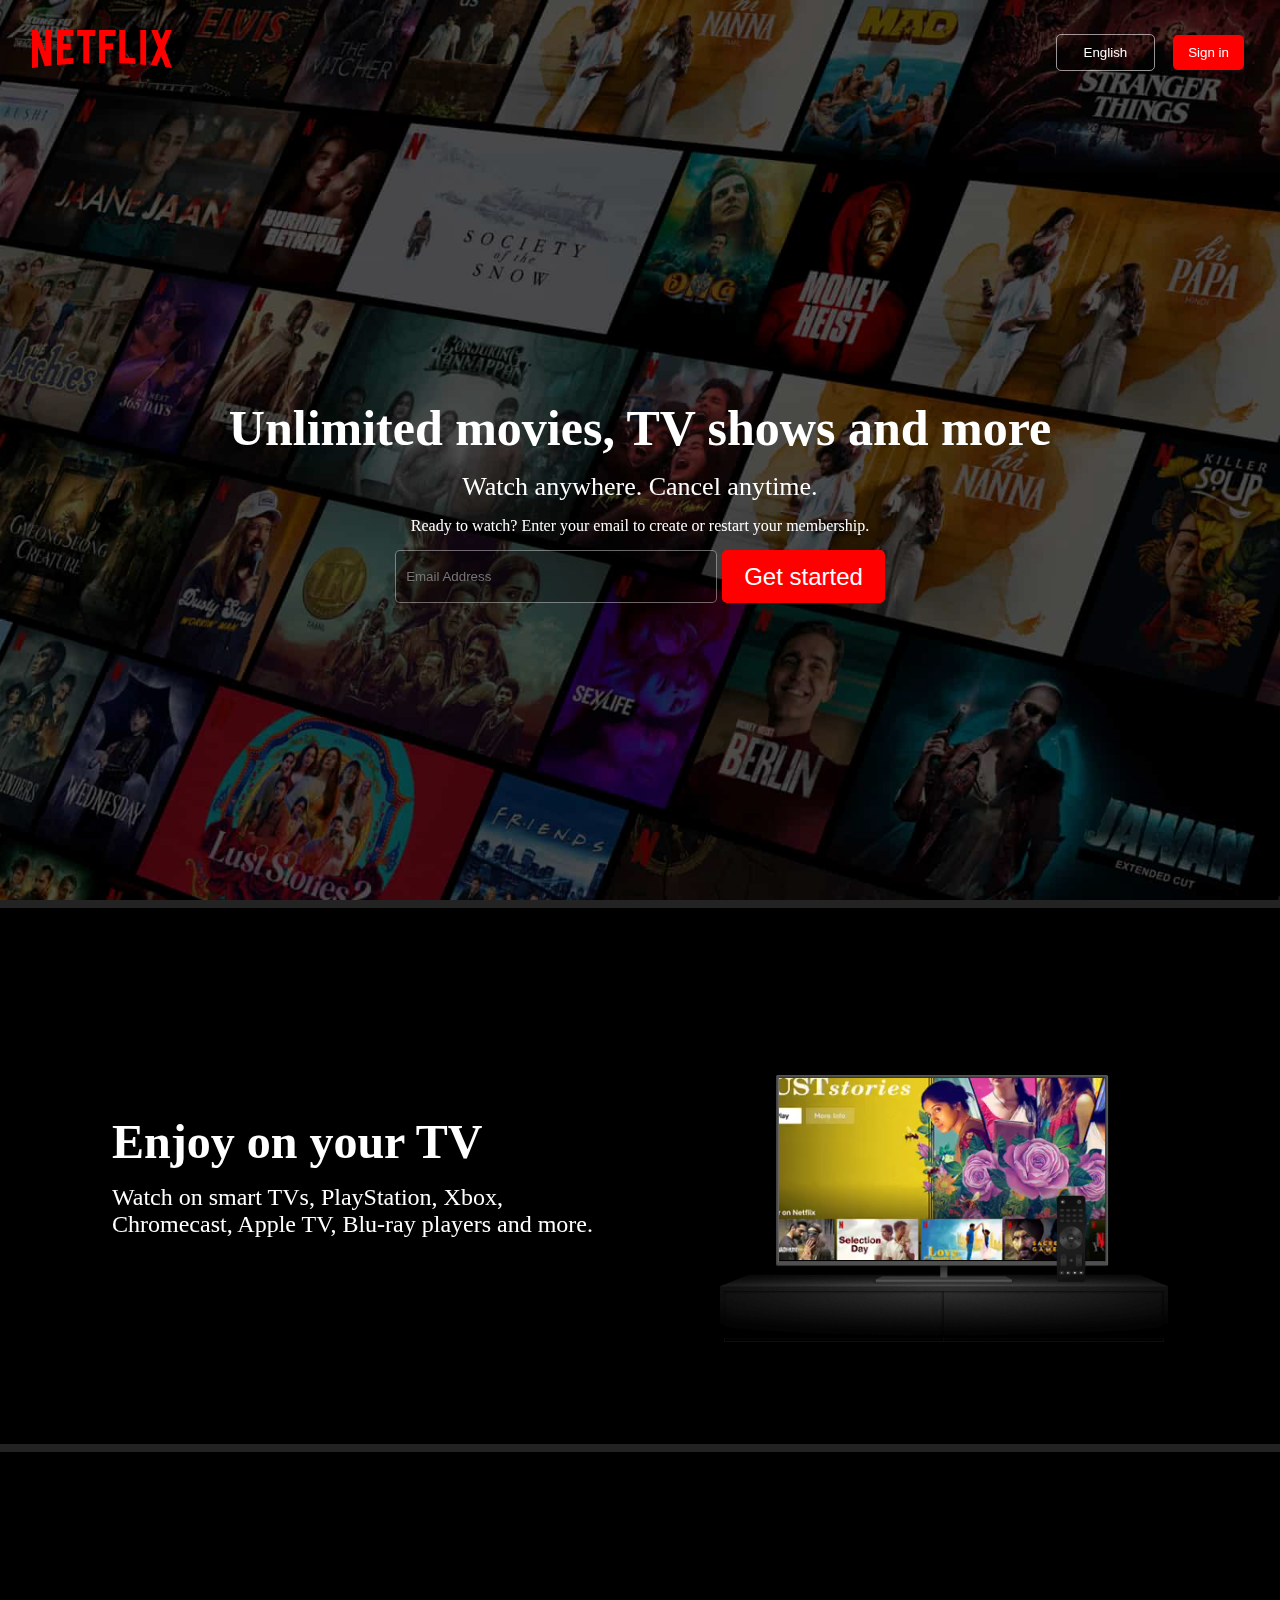
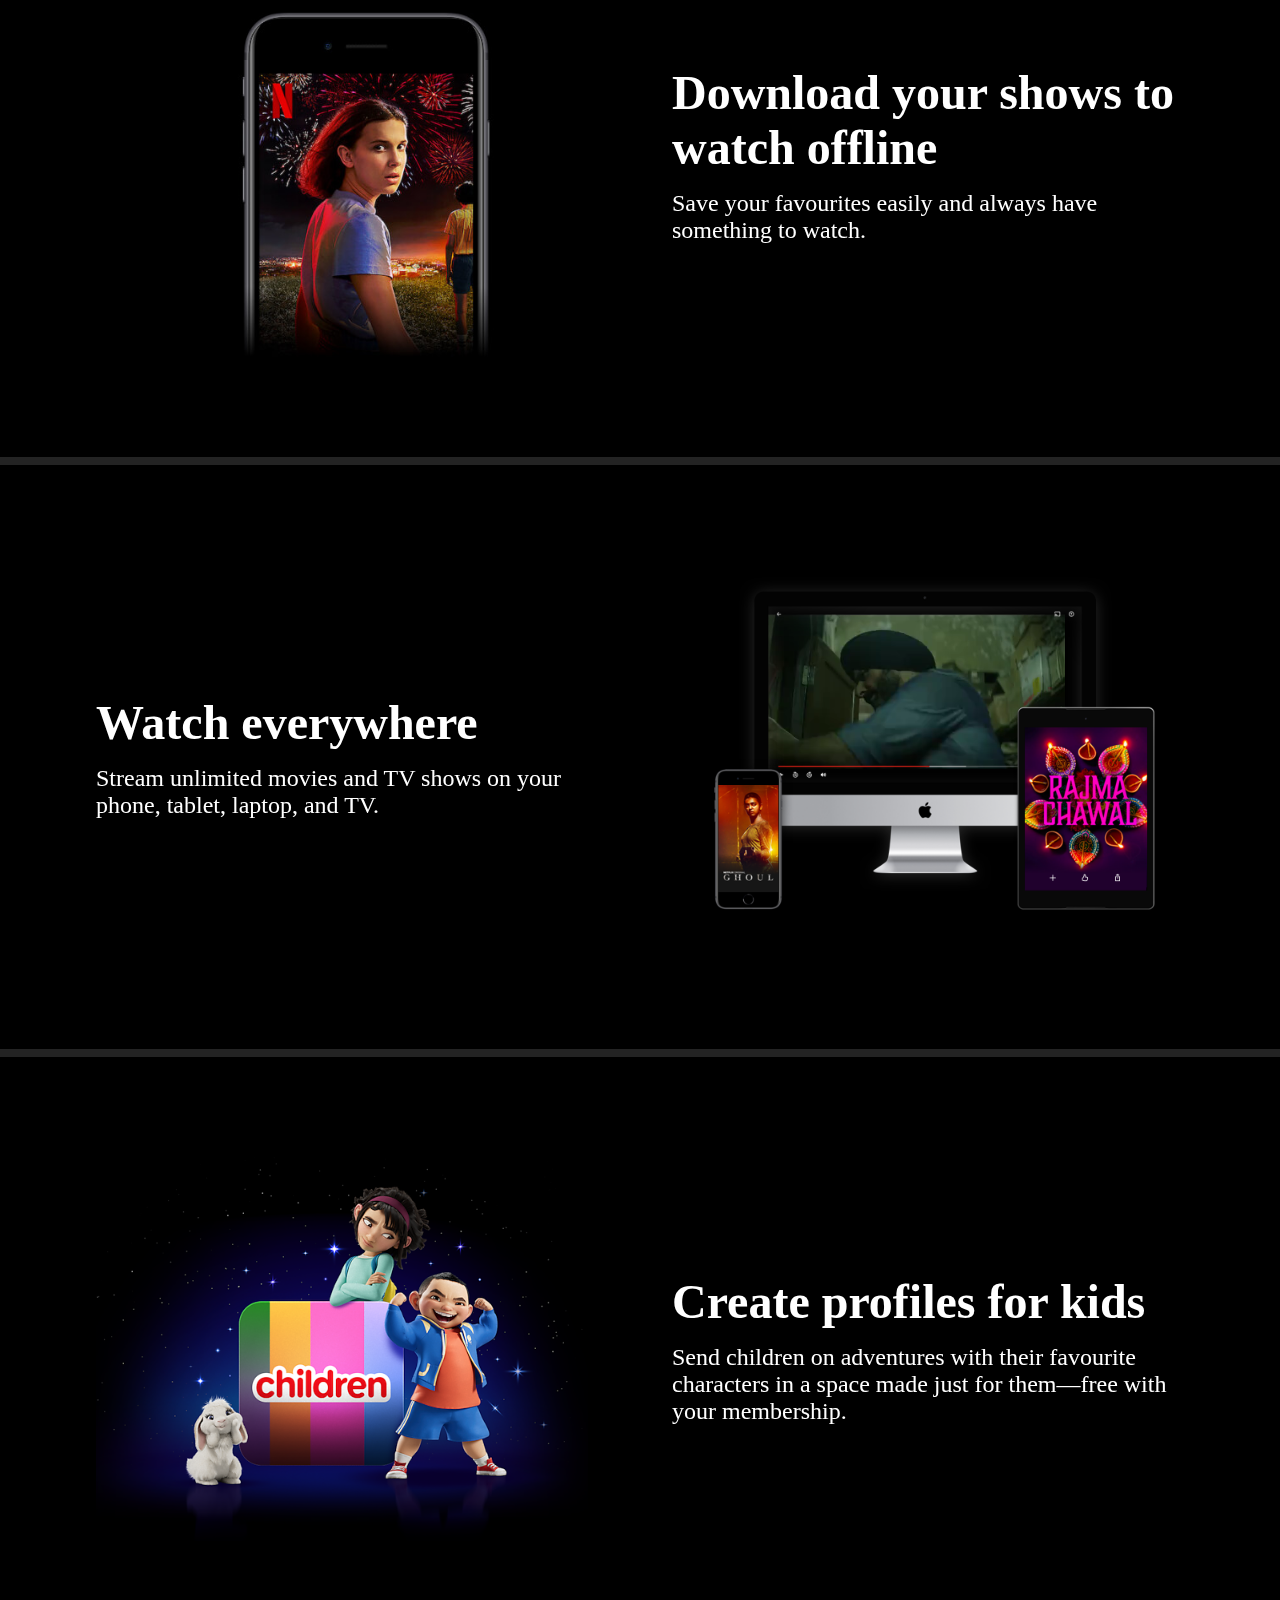
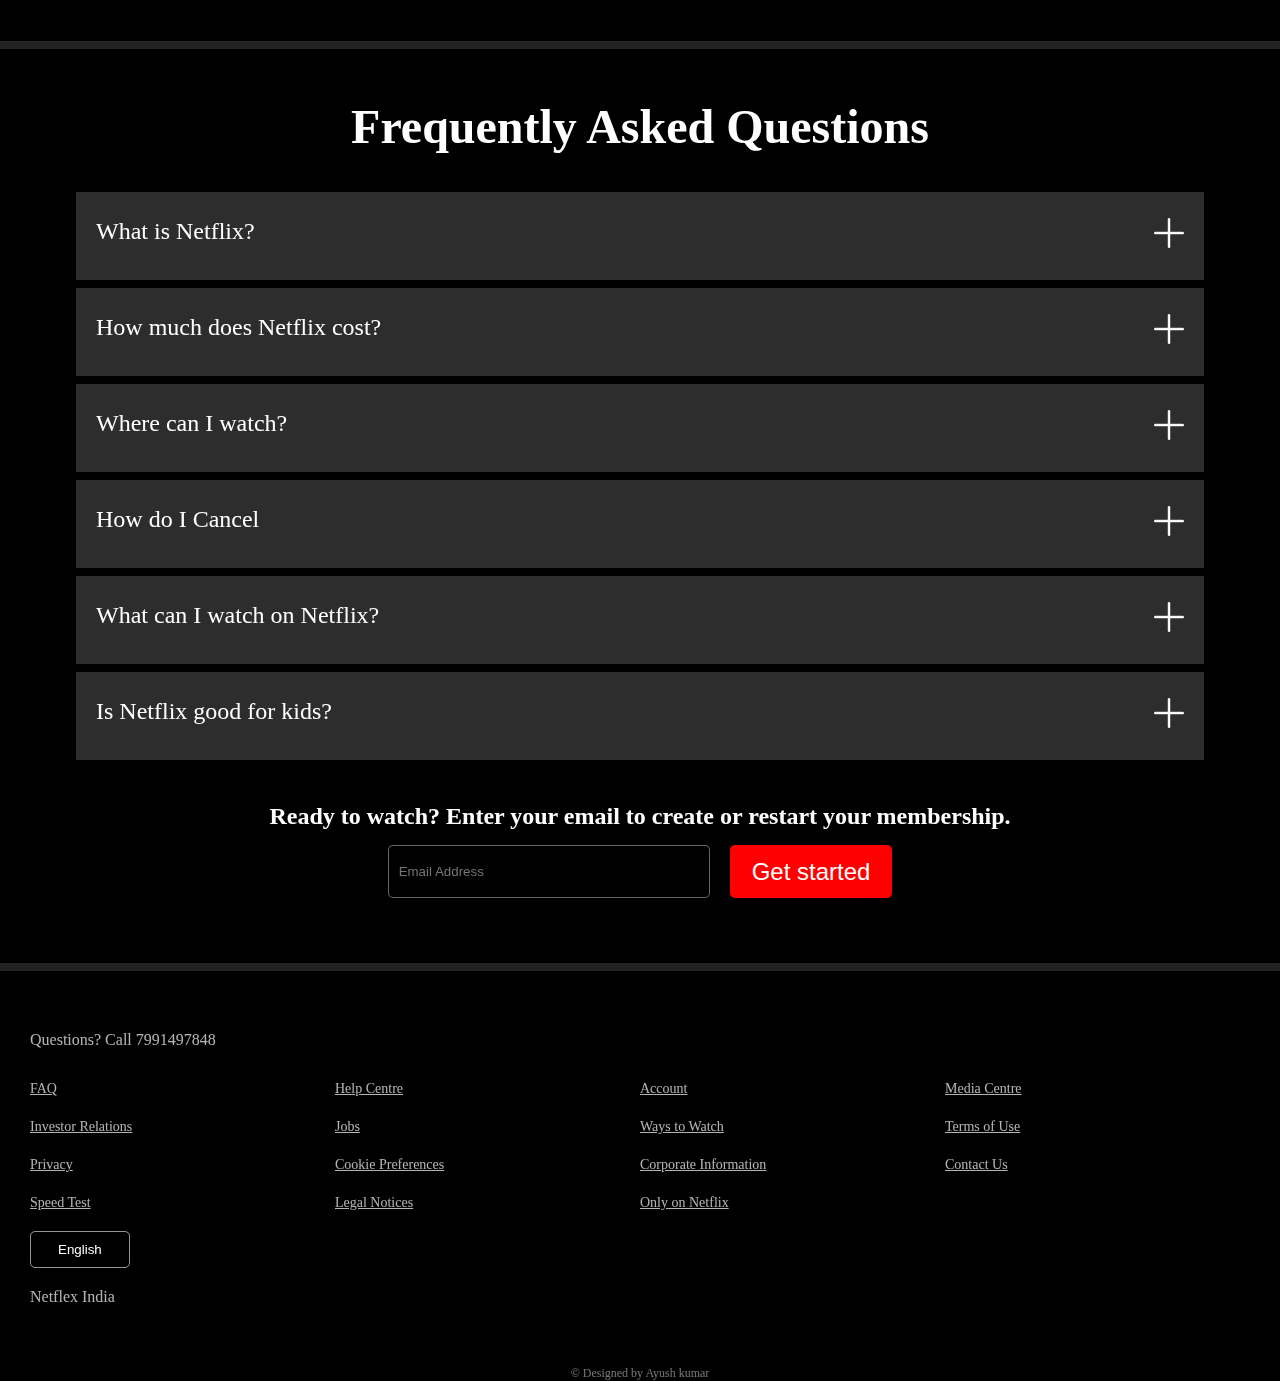
<file: Netflix/index.html>
<!DOCTYPE html>
<html lang="en">

<head>
    <meta charset="UTF-8">
    <meta name="viewport" content="width=device-width, initial-scale=1.0">
    <title>Netflix Clone</title>
    <link rel="stylesheet" href="jp.css">
</head>



<!-- body started here... -->

<body>

    <!-- CONTAINER STARTED HERE.. -->

    <div class="container">
        <div class="bg">
            <img src="Assets/img/transparent_1x1.png" alt="">
        </div>

        <!-- NAVIGATION BAR  -->
        <nav>
            <div class="left">
                <img src="Assets/logo3.svg" alt="">
            </div>
            <div class="navRight">
                <button class="lang">English</button>
                <button id="sign">Sign in</button>
            </div>
        </nav>

        <!-- NAVIGATION BAR ENDS HERE.. -->
        <!-- CONTAINER'S COTENT BAR STARTED HERE.. -->

        <div id="content">
            <span class="badaFont">Unlimited movies, TV shows and more</span>
            <span> Watch anywhere. Cancel anytime.</span>
            <span>
                Ready to watch? Enter your email to create or restart your membership.
            </span>

            <div class="input">
                <input type="text" placeholder="Email Address">
                <button class="btn">Get started</button>
            </div>
        </div>
    </div>

    <!-- seperator hai ye baklolo first-->
    <div class="seperation"></div>



    <!-- SECTION FOR INTRODUCTION.. -->


    <section class="first">
        <div class="secContent2">
            <span>Enjoy on your TV</span>
            <span>
                Watch on smart TVs, PlayStation, Xbox, Chromecast, Apple TV, Blu-ray players and more.
            </span>
        </div>

        <div class="secImg">
            <img src="Assets/img/tv.png" alt="" id="secFirstImg">
            <video src="Assets/video/vid.m4v" muted autoplay loop id="secFirstVid"></video>
        </div>
    </section>

    <!-- seperator hai ye baklolo-->
    <div class="seperation"></div>

    <!-- SECTION SECOND -->
    <section class="first second">
        <div class="secImg">
            <img src="Assets/img/mobile.jpg" alt="" id="secSecondImg">
        </div>


        <div class="secContent2">
            <span>Download your shows to watch offline</span>
            <span>
                Save your favourites easily and always have something to watch.
            </span>
        </div>
    </section>


    <!-- seperator hai ye baklolo section third-->
    <div class="seperation"></div>

    <!-- section third -->
    <section class="first third">
        <div class="secContent2">
            <span>Watch everywhere</span>
            <span>
                Stream unlimited movies and TV shows on your phone, tablet, laptop, and TV.
            </span>
        </div>
        <div class="secImg">
            <img src="Assets/img/rajma.png" alt="" id="secThirdImg">
            <video src="Assets/video/vid2.m4v" muted autoplay loop id="secThirdVid"></video>
        </div>
    </section>


    <!-- seperator hai ye baklolo section fourth-->
    <div class="seperation"></div>

    <!-- section fourth -->
    <section class="first ">
        <div class="secImg">
            <img src="Assets/img/children.png" alt="" id="secFourthImg">
        </div>
        <div class="secContent2">
            <span>Create profiles for kids</span>
            <span>
                Send children on adventures with their favourite characters in a space made just for them—free with your
                membership.
            </span>
        </div>
    </section>

    <!-- seperator hai ye baklolo section fourth-->
    <div class="seperation"></div>



    <!-- FAQ STARTED HERE... -->



    <section class="faq">
        <h1>Frequently Asked Questions</h1>

        <div class="mainQuestions">
            <span>What is Netflix?</span>
            <span class="icon"><img src="Assets/img/plus.png" alt=""></span>
        </div>

        <div class="mainQuestions">
            <span>How much does Netflix cost?</span>
            <span class="icon"><img src="Assets/img/plus.png" alt=""></span>
        </div>

        <div class="mainQuestions">
            <span>Where can I watch?</span>
            <span class="icon"><img src="Assets/img/plus.png" alt=""></span>
        </div>

        <div class="mainQuestions">
            <span>How do I Cancel</span>
            <span class="icon"><img src="Assets/img/plus.png" alt=""></span>
        </div>

        <div class="mainQuestions">
            <span>What can I watch on Netflix?</span>
            <span class="icon"><img src="Assets/img/plus.png" alt=""></span>
        </div>

        <div class="mainQuestions">
            <span>Is Netflix good for kids?</span>
            <span class="icon"><img src="Assets/img/plus.png" alt=""></span>
        </div>

        <div class="input" id="input2">
            <h2 style="text-align: center;">
                Ready to watch? Enter your email to create or restart your membership.
            </h2>
            <div class="inputbox">

                <input type="text" placeholder="Email Address">
                <button class="btn">Get started</button>
            </div>
        </div>
    </section>

    <!-- SEPERATOR -->
    <div class="seperation"></div>




    <!-- FOOTER STARTED HERE... -->

    <footer>
        Questions? Call 7991497848
        <div class="footer">
            <div class="gridCol">
                <div class="about1">
                    <a href="#">FAQ</a>
                </div>
                <div class="about1">
                    <a href="#">Investor Relations</a>
                </div>
                <div class="about1">
                    <a href="#">Privacy</a>
                </div>
                <div class="about1">
                    <a href="#">Speed Test</a>
                </div>
                <div class="about1">
                    <button class="lang">English</button>
                </div>
                <div class="about1">
                   <span>Netflex India</span>
                </div>
            </div>
            <div class="gridCol">
                <div class="about1">
                    <a href="#">Help Centre</a>
                </div>
                <div class="about1">
                    <a href="#">Jobs</a>
                </div>
                <div class="about1">
                    <a href="#">
                        Cookie Preferences</a>
                </div>
                <div class="about1">
                    <a href="#">Legal Notices</a>
                </div>
            </div>
            <div class="gridCol">
                <div class="about1">
                    <a href="#">Account</a>
                </div>
                <div class="about1">
                    <a href="#">Ways to Watch</a>
                </div>
                <div class="about1">
                    <a href="#">Corporate Information</a>
                </div>
                <div class="about1">
                    <a href="#">Only on Netflix</a>
                </div>
            </div>

            <div class="gridCol">
                <div class="about1">
                    <a href="#">Media Centre</a>
                </div>
                <div class="about1">
                    <a href="#">Terms of Use</a>
                </div>
                <div class="about1">
                    <a href="#">Contact Us</a>
                </div>
            </div>

        </div>
    </footer>

    <!-- Name of designer -->
    <aside>
        &copy; Designed by Ayush kumar
    </aside>
</body>

</html>
</file>
<file: Netflix/jp.css>
:root {
    --btnColor: rgb(193, 17, 25);
}


* {
    padding: 0;
    margin: 0;
}

body {
    background-color: black;
    color: white;
}

.container {
    /* border: 1px solid red; */
    height: max(100vh, 800px);
    background-image: url(Assets/img/bg.jpg);
    background-repeat: no-repeat;
    background-position: center;
    background-size: cover;
    position: relative;
    z-index: 1;
}

.bg img {
    background-color: black;
    opacity: 0.6;
    width: 100%;
    height: 100%;
    position: absolute;
    z-index: -1;
}

/* navigation  */
/* nav {
     border: 2px solid blue;
    z-index: 10;
    padding: 30px 2rem;
    display: flex;
    justify-content: space-between;
    flex-wrap: wrap;
} */

nav{
    /* border: 2px solid blue; */
    padding: 30px 2rem;
    display: flex;
    justify-content: space-between;

}
nav img {
    width: 140px;
    z-index: 20;
    cursor: pointer;
}

nav .navRight {
    display: flex;
    justify-content: center;
    align-items: center;
    gap: 18px;
    padding: 4px;
    z-index: 40;
}

.lang {
    background-color: transparent;
    padding: 10px 27px;
    z-index: 20;
    color: white;
    border-radius: 5px;
    border: 1px solid rgba(255, 255, 255, 0.582);
    cursor: pointer;
}

.navRight #sign {
    background-color: red;
    padding: 10px 15px;
    z-index: 20;
    color: white;
    border-radius: 5px;
    border: none;
    transition: 0.5s;
    border: none;
    cursor: pointer;
}

.navRight #sign:hover {
    background: var(--btnColor);
}

/* navigation ends */


#content {
    /* border: 2px solid red; */
    flex-wrap: wrap;
    height: calc(100% - 108px);
    display: flex;
    flex-direction: column;
    justify-content: center;
    align-items: center;
    color: white;
    z-index: 5;
    gap: 15px;
    text-align: center;
}

#content span:first-child {
    font-size: 50px;
    font-weight: 900;
}

#content span:nth-child(2) {
    font-size: 30px;
    font-weight: 400;
}

#content span:nth-child(2) {
    font-size: 26px;
    font-weight: 300;
}

.input {
    display: flex;
    justify-content: center;
    gap: 5px;
    flex-wrap: wrap;
    z-index: 40;
}

.input input {
    width: 310px;
    height: 51px;
    background-color: rgba(0, 0, 0, 0.249);
    color: rgba(255, 255, 255, 0.802);
    z-index: 2;
    padding-left: 10px;
    border: 1px solid rgba(255, 255, 255, 0.405);
    border-radius: 5px;
}

.input .btn {
    background-color: red;
    z-index: 40;
    color: white;
    padding: 9px 22px;
    border-radius: 5px;
    cursor: pointer;
    transition: 0.5s;
    font-size: 24px;
    line-height: 24px;
    font-weight: 500;
    border: none;
}

.input .btn:hover {
    background: var(--btnColor);
}

.seperation {
    background-color: #232323;
    height: 8px;
}

/* section of introduction */

.first {
    /* border: 1px solid green; */
    display: flex;
    justify-content: space-around;
    align-items: center;
    max-width: 90vw;
    margin: auto;
    flex-wrap: wrap;
    padding: 100px 0px;
}

.first>div {
    /* border: 1px solid greenyellow; */
    height: 100%;
    max-width: 40vw;
    display: flex;
    flex-direction: column;
    gap: 15px;
}

.first>div :nth-child(1) {
    font-size: 48px;
    font-weight: 900;
}

.first>div :nth-child(2) {
    font-size: 24px;
    font-weight: 400;
}


.first .secImg {
    position: relative;
}

.first .secImg img {
    /* border: 1px solid green; */
    width: 35vw;
    height: auto;
    position: relative;
    /* z-index: -1; */
}

.secImg video {
    width: 35vw;
    position: absolute;
    left: 0;
    z-index: -2;
}

#secSecondImg {
    width: 60vh;
    z-index: -1;
}

#secThirdImg {
    width: 40vw;
    position: relative;
}

#secThirdVid {
    width: 24vw;
    position: absolute;
    left: 86px;
    top: 40px;
}

#secFourthImg {
    width: 40vw;
}



/* FAQ */


.faq {
    display: flex;
    flex-direction: column;
    gap: 8px;
    padding-bottom: 30px;
    /* height: 100vh; */

}

h1 {
    padding-top: 50px;
    padding-bottom: 30px;
    text-align: center;
    font-size: 48px;
    font-weight: 900;
}

.mainQuestions {
    width: 85vw;
    margin: auto;
    padding: 26px 20px;
    display: flex;
    justify-content: space-between;
    font-size: 24px;
    font-weight: 400;
    background-color: #2d2d2d;
    transition: 0.4s;
    cursor: pointer;
}

.mainQuestions:hover {
    background-color: #414141;
}

.icon img {
    width: 30px;
    filter: invert();
    cursor: pointer;
}

#input2 {
    padding: 35px 0px;
    display: flex;
    flex-direction: column;
    justify-content: center;
    align-items: center;
    row-gap: 15px;
}

footer {
    padding: 60px 30px;
    display: flex;
    flex-direction: column;
    gap: 30px;
    color: rgba(255, 255, 255, 0.7);
}

.footer {
    display: grid;
    grid-template-columns: 1fr 1fr 1fr 1fr;
}

.gridCol {
    display: flex;
    flex-direction: column;
    gap: 20px;
}

.gridCol a {
    color: rgba(255, 255, 255, 0.7);
    font-size: 14px;
    font-weight: 400;
}

.inputbox {
    display: flex;
    gap: 20px;
    flex-wrap: wrap;
}


/* MEDIA QUERIES */

@media screen and (max-width: 500px) {

    /* font style management */
    .badaFont, h1{
        font-size: 32px;
    }
    .first > div :first-child{
        font-size: 32px;
        text-align: center;
        font-weight: 600;
    }
    .first > div :nth-child(2){
        font-size: 20px;
        text-align: center;
        font-weight: 100;
    }
    .container .input input {
        width: 250px;
    }
    .input .btn{
        font-size: 18px;
    }



    /* INTRODUCTION SECTION */
    .first{
        display: flex;
        flex-direction: column;
        justify-content: center;
        align-items: center;    
        gap: 20px;
    }
    .first div{
        max-width: 80%; 
    }
    .first .secContent2{
        padding: 12px;
        width: 60vw;
    }
        
    /* IMAGES OF INTRODUCTION SECTION */
    #secFirstImg{
        width: 55vw;
        z-index: 1;
    }
    #secFirstVid{
        width: 55vw;
    }
    #secSecondImg {
        width: 55vw;
        z-index: 1;
    }
    #secThirdImg{
        width: 55vw;
        z-index: 1;
    }
    #secThirdVid{
        width: 36vw;
        left: 43px;
        z-index: -1;
        top: 9px;
    }
    #secFourthImg{
        width: 55vw;
        z-index: 1;
    }
    
    .secImg #secImgVid{
        width: 70vw;
        height: 100%;
    }



    /* FAQ SECTION */
    .faq .mainQuestions{
        padding-left: 15px;
        padding-right: 15px;
        font-size: 18px;
    }
    .inputbox {
        width: 80%;
        margin: auto;
        row-gap: 10px;
        justify-content: center;
    }

    /* Footer SECTION */
    .footer {
        grid-template-columns: 1fr 1fr;
        row-gap: 20px;
    }
}


aside{
    color: rgba(255, 255, 255, 0.454);
    display: flex;
    justify-content: center;
    align-items: center;
    font-size: 12px;
}
</file>
